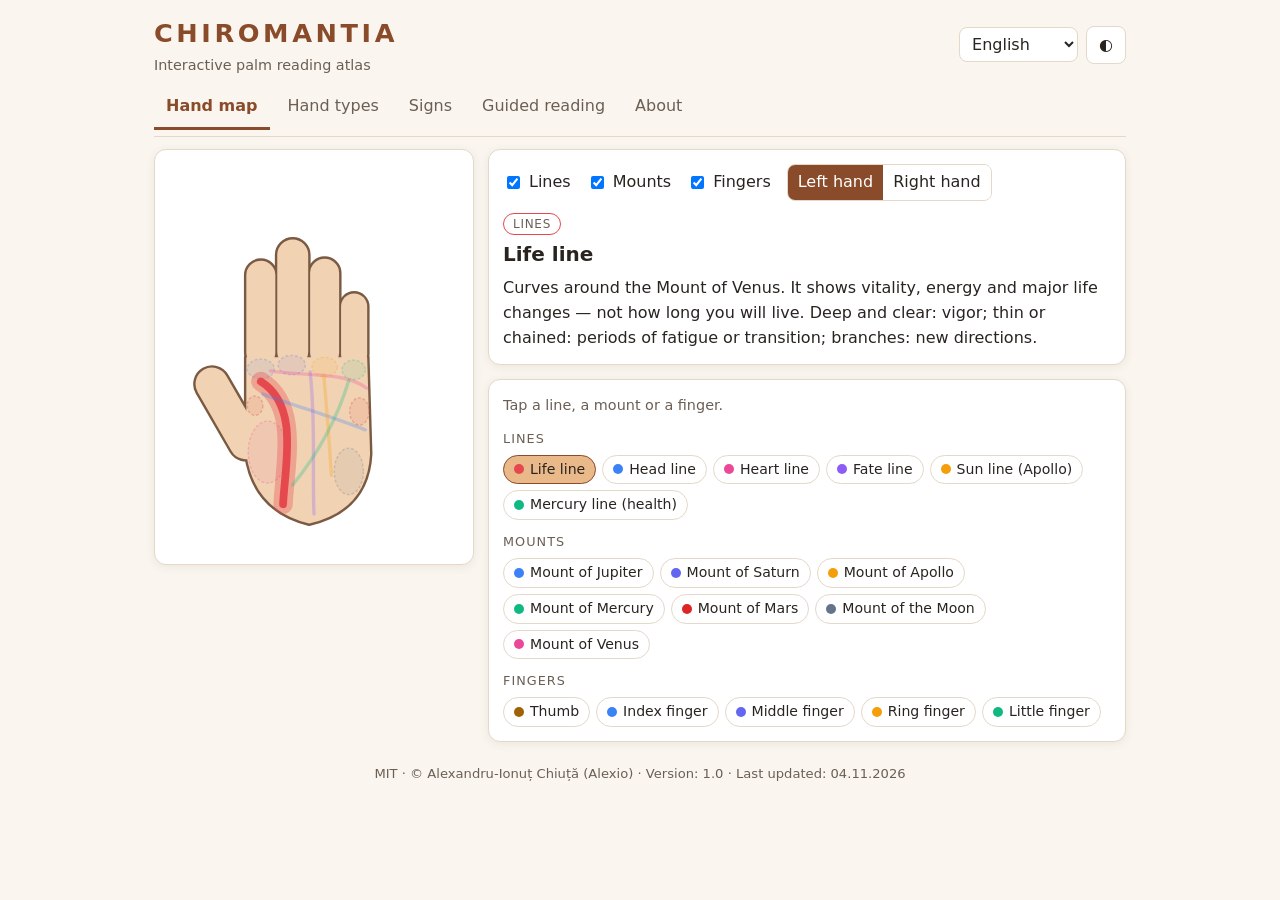
<file: src/original_v1.0.html>
<!DOCTYPE html>
<html lang="ro">
<head>
<meta charset="utf-8">
<meta name="viewport" content="width=device-width, initial-scale=1, viewport-fit=cover">
<title>CHIROMANTIA</title>
<meta name="description" content="CHIROMANTIA — interactive palmistry atlas, offline, 8 languages. MIT.">
<style>
:root{--bg:#faf6ef;--fg:#2a2420;--card:#fff;--muted:#6b5f55;--accent:#8a4b2a;--accent2:#e9b98a;--skin:#f1d3b3;--outline:#7a5a43;--line:#e4d8c8;--shadow:0 2px 10px rgba(60,40,20,.08)}
:root[data-theme=dark]{--bg:#16120f;--fg:#efe6dc;--card:#221c17;--muted:#a89a8c;--accent:#e0a070;--accent2:#7a5236;--skin:#5b4636;--outline:#c9a58a;--line:#3a2f27;--shadow:0 2px 10px rgba(0,0,0,.4)}
*{box-sizing:border-box}
html{-webkit-text-size-adjust:100%}
body{margin:0;background:var(--bg);color:var(--fg);font:16px/1.55 system-ui,-apple-system,"Segoe UI",Roboto,sans-serif;padding:env(safe-area-inset-top) env(safe-area-inset-right) env(safe-area-inset-bottom) env(safe-area-inset-left)}
.wrap{max-width:1000px;margin:0 auto;padding:14px}
header{display:flex;flex-wrap:wrap;gap:10px;align-items:center;justify-content:space-between;margin-bottom:10px}
h1{margin:0;font-size:1.6rem;letter-spacing:.14em;color:var(--accent)}
.sub{margin:0;color:var(--muted);font-size:.9rem}
.ctl{display:flex;gap:8px;align-items:center}
select,button{font:inherit;color:var(--fg)}
select{background:var(--card);border:1px solid var(--line);border-radius:8px;padding:6px 8px}
.btn{background:var(--card);border:1px solid var(--line);border-radius:8px;padding:6px 12px;cursor:pointer}
.btn:hover{border-color:var(--accent)}
.btn.pri{background:var(--accent);color:#fff;border-color:var(--accent)}
:root[data-theme=dark] .btn.pri{color:#1a120c}
nav{display:flex;gap:6px;overflow-x:auto;padding-bottom:6px;margin-bottom:12px;border-bottom:1px solid var(--line)}
nav button{white-space:nowrap;background:none;border:0;padding:8px 12px;border-radius:8px 8px 0 0;cursor:pointer;color:var(--muted);border-bottom:3px solid transparent}
nav button.on{color:var(--accent);border-bottom-color:var(--accent);font-weight:600}
.card{background:var(--card);border:1px solid var(--line);border-radius:12px;padding:14px;box-shadow:var(--shadow)}
.grid{display:grid;gap:14px}
.hand-grid{grid-template-columns:minmax(0,320px) 1fr;align-items:start}
@media(max-width:720px){.hand-grid{grid-template-columns:1fr}}
svg.hand{width:100%;height:auto;max-height:520px;display:block;margin:0 auto}
.fg{cursor:pointer;transition:fill .15s}
.fg:hover,.fg:focus{fill:var(--accent2);outline:none}
.fg.sel{fill:var(--accent2)}
.ln{fill:none;stroke-width:3.5;stroke-linecap:round;transition:stroke-width .15s}
.ln.sel{stroke-width:7}
.hit{fill:none;stroke:transparent;stroke-width:18;cursor:pointer;pointer-events:stroke}
.mt{fill-opacity:.3;stroke-width:1.5;stroke-dasharray:3 2;cursor:pointer;transition:fill-opacity .15s}
.mt:hover,.mt.sel{fill-opacity:.7}
.hide{display:none}
.layers{display:flex;flex-wrap:wrap;gap:10px 16px;margin-bottom:10px}
.layers label{display:flex;gap:6px;align-items:center;cursor:pointer}
.seg{display:inline-flex;border:1px solid var(--line);border-radius:8px;overflow:hidden}
.seg button{border:0;background:var(--card);padding:5px 10px;cursor:pointer}
.seg button.on{background:var(--accent);color:#fff}
:root[data-theme=dark] .seg button.on{color:#1a120c}
.detail h2{margin:.2rem 0 .4rem;font-size:1.25rem}
.detail p{margin:0}
.chip{display:inline-block;font-size:.75rem;text-transform:uppercase;letter-spacing:.06em;color:var(--muted);border:1px solid var(--line);border-radius:99px;padding:1px 9px}
.chips{display:flex;flex-wrap:wrap;gap:6px;margin-top:6px}
.chips button{display:inline-flex;gap:6px;align-items:center;background:var(--card);border:1px solid var(--line);border-radius:99px;padding:3px 10px;cursor:pointer;font-size:.88rem}
.chips button.on{border-color:var(--accent);background:var(--accent2)}
.dot{width:10px;height:10px;border-radius:50%;display:inline-block}
.h3{font-size:.8rem;text-transform:uppercase;letter-spacing:.08em;color:var(--muted);margin:12px 0 2px}
.cards{display:grid;grid-template-columns:repeat(auto-fill,minmax(230px,1fr));gap:12px}
.cards .card{padding:12px}
.cards h3{margin:.2rem 0}
.cards p{margin:0;font-size:.95rem}
.cards .card.match{border:2px solid var(--accent)}
.ico{width:52px;height:52px;color:var(--accent);flex:none}
.ico *{fill:none;stroke:currentColor;stroke-width:3;stroke-linecap:round;stroke-linejoin:round}
.sgn{display:flex;gap:12px;align-items:flex-start}
.form{display:grid;gap:10px;grid-template-columns:repeat(auto-fit,minmax(250px,1fr))}
.form label{display:grid;gap:3px;font-size:.9rem;color:var(--muted)}
.form select{width:100%;color:var(--fg)}
.row{display:flex;flex-wrap:wrap;gap:8px;margin-top:12px}
.reading{white-space:pre-wrap;margin-top:12px;border-left:4px solid var(--accent);padding-left:12px}
.reading h2{margin:0 0 6px}
.reading ul{margin:6px 0;padding-left:20px}
footer{margin:22px 0 8px;color:var(--muted);font-size:.82rem;text-align:center}
a{color:var(--accent)}
.about p{margin:.3rem 0 .8rem}
.pnote{display:none}
svg.hand.has-sel .ln:not(.sel),svg.hand.has-sel .mt:not(.sel){opacity:.28}
.fg.sel{stroke:var(--accent);stroke-width:3.5}
.mt.sel{stroke-dasharray:none;stroke-width:3.5;fill-opacity:.85;filter:drop-shadow(0 0 5px var(--accent))}
.ln.sel{stroke-width:8}
.halo{fill:none;stroke-linecap:round;stroke-width:20;opacity:.35;pointer-events:none;animation:pulse 1.6s ease-in-out infinite}
@keyframes pulse{0%,100%{opacity:.18}50%{opacity:.5}}
@media(prefers-reduced-motion:reduce){.halo{animation:none}}
@media print{
 body{background:#fff;color:#000}
 header,nav,footer,.noprint,.row{display:none!important}
 .card{border:0;box-shadow:none}
 .pnote{display:block;font-size:.8rem;margin-top:20px}
}
</style>
</head>
<body>
<div class="wrap">
 <div id="app"></div>
</div>
<script>
(function(){
"use strict";
var LG=["ro","en","fr","it","es","pt","de","hu"];
var LN=["Română","English","Français","Italiano","Español","Português","Deutsch","Magyar"];

/* ---------- UI strings: [ro,en,fr,it,es,pt,de,hu] ---------- */
var U={
sub:["Atlas interactiv al citirii palmei","Interactive palm reading atlas","Atlas interactif de la lecture des mains","Atlante interattivo della lettura della mano","Atlas interactivo de la quiromancia","Atlas interativo da quiromancia","Interaktiver Atlas der Handlesekunst","Interaktív tenyérjóslás-atlasz"],
tHand:["Harta mâinii","Hand map","Carte de la main","Mappa della mano","Mapa de la mano","Mapa da mão","Handkarte","Kéztérkép"],
tTypes:["Tipuri de mână","Hand types","Types de main","Tipi di mano","Tipos de mano","Tipos de mão","Handtypen","Kéztípusok"],
tSigns:["Semne","Signs","Signes","Segni","Signos","Sinais","Zeichen","Jelek"],
tReader:["Citire ghidată","Guided reading","Lecture guidée","Lettura guidata","Lectura guiada","Leitura guiada","Geführte Deutung","Vezetett olvasás"],
tAbout:["Despre","About","À propos","Informazioni","Acerca de","Sobre","Über","Névjegy"],
lines:["Linii","Lines","Lignes","Linee","Líneas","Linhas","Linien","Vonalak"],
mounts:["Monți","Mounts","Monts","Monti","Montes","Montes","Berge","Dombok"],
fingers:["Degete","Fingers","Doigts","Dita","Dedos","Dedos","Finger","Ujjak"],
rh:["Mâna dreaptă","Right hand","Main droite","Mano destra","Mano derecha","Mão direita","Rechte Hand","Jobb kéz"],
lh:["Mâna stângă","Left hand","Main gauche","Mano sinistra","Mano izquierda","Mão esquerda","Linke Hand","Bal kéz"],
tap:["Atinge o linie, un munte sau un deget.","Tap a line, a mount or a finger.","Touchez une ligne, un mont ou un doigt.","Tocca una linea, un monte o un dito.","Toca una línea, un monte o un dedo.","Toque numa linha, num monte ou num dedo.","Tippe auf eine Linie, einen Berg oder einen Finger.","Érints meg egy vonalat, egy dombot vagy egy ujjat."],
palmShape:["Forma palmei","Palm shape","Forme de la paume","Forma del palmo","Forma de la palma","Forma da palma","Form der Handfläche","A tenyér alakja"],
sq:["Pătrată","Square","Carrée","Quadrata","Cuadrada","Quadrada","Quadratisch","Négyzetes"],
lg:["Lungă","Long","Longue","Lunga","Larga","Longa","Lang","Hosszú"],
fingLen:["Lungimea degetelor","Finger length","Longueur des doigts","Lunghezza delle dita","Longitud de los dedos","Comprimento dos dedos","Fingerlänge","Az ujjak hossza"],
sh:["Scurte","Short","Courts","Corte","Cortos","Curtos","Kurz","Rövid"],
lgF:["Lungi","Long","Longs","Lunghe","Largos","Longos","Lang","Hosszú"],
choose:["— alege —","— choose —","— choisir —","— scegli —","— elegir —","— escolher —","— wählen —","— válassz —"],
gen:["Generează citirea","Generate reading","Générer la lecture","Genera la lettura","Generar lectura","Gerar leitura","Deutung erstellen","Olvasat készítése"],
copy:["Copiază","Copy","Copier","Copia","Copiar","Copiar","Kopieren","Másolás"],
print:["Tipărește","Print","Imprimer","Stampa","Imprimir","Imprimir","Drucken","Nyomtatás"],
copied:["Copiat!","Copied!","Copié !","Copiato!","¡Copiado!","Copiado!","Kopiert!","Másolva!"],
reset:["Resetează","Reset","Réinitialiser","Reimposta","Restablecer","Repor","Zurücksetzen","Visszaállítás"],
readTitle:["Citirea ta","Your reading","Votre lecture","La tua lettura","Tu lectura","A sua leitura","Deine Deutung","Az olvasatod"],
readIntro:["Privește-ți palma și alege ce observi. Rezultatul este un punct de plecare pentru reflecție.","Look at your palm and choose what you notice. The result is a starting point for reflection.","Regardez votre paume et choisissez ce que vous observez. Le résultat est un point de départ pour la réflexion.","Guarda il tuo palmo e scegli ciò che noti. Il risultato è un punto di partenza per riflettere.","Mira tu palma y elige lo que observas. El resultado es un punto de partida para la reflexión.","Olhe para a sua palma e escolha o que observa. O resultado é um ponto de partida para a reflexão.","Betrachte deine Handfläche und wähle, was du bemerkst. Das Ergebnis ist ein Ausgangspunkt zum Nachdenken.","Nézd meg a tenyered, és válaszd ki, amit észreveszel. Az eredmény kiindulópont az elmélkedéshez."],
readNote:["O oglindă pentru reflecție, nu o previziune.","A mirror for reflection, not a prediction.","Un miroir pour la réflexion, non une prédiction.","Uno specchio per riflettere, non una previsione.","Un espejo para la reflexión, no una predicción.","Um espelho para a reflexão, não uma previsão.","Ein Spiegel zur Reflexion, keine Vorhersage.","Tükör az elmélkedéshez, nem jóslat."],
hDisc:["Avertisment","Disclaimer","Avertissement","Avvertenza","Aviso","Aviso","Hinweis","Figyelmeztetés"],
disc:["Chiromanția este o tradiție culturală și un joc de reflecție, nu o știință. Nu poate prezice viitorul și nu înlocuiește sfatul medical, juridic sau financiar. Folosește-o cu curiozitate și spirit critic.","Palmistry is a cultural tradition and a game of reflection, not a science. It cannot predict the future and does not replace medical, legal or financial advice. Use it with curiosity and a critical mind.","La chiromancie est une tradition culturelle et un jeu de réflexion, non une science. Elle ne peut pas prédire l'avenir et ne remplace pas un avis médical, juridique ou financier. Utilisez-la avec curiosité et esprit critique.","La chiromanzia è una tradizione culturale e un gioco di riflessione, non una scienza. Non può predire il futuro e non sostituisce un parere medico, legale o finanziario. Usala con curiosità e spirito critico.","La quiromancia es una tradición cultural y un juego de reflexión, no una ciencia. No puede predecir el futuro ni sustituye el consejo médico, jurídico o financiero. Úsala con curiosidad y espíritu crítico.","A quiromancia é uma tradição cultural e um jogo de reflexão, não uma ciência. Não pode prever o futuro nem substitui aconselhamento médico, jurídico ou financeiro. Use-a com curiosidade e espírito crítico.","Handlesekunst ist eine kulturelle Tradition und ein Spiel der Reflexion, keine Wissenschaft. Sie kann die Zukunft nicht vorhersagen und ersetzt keine medizinische, rechtliche oder finanzielle Beratung. Nutze sie mit Neugier und kritischem Geist.","A kézjóslás kulturális hagyomány és az önreflexió játéka, nem tudomány. Nem képes megjósolni a jövőt, és nem helyettesíti az orvosi, jogi vagy pénzügyi tanácsot. Használd kíváncsisággal és kritikus szemlélettel."],
hHist:["Istorie","History","Histoire","Storia","Historia","História","Geschichte","Történet"],
hist:["Chiromanția (gr. cheir „mână” + manteia „profeție”) are rădăcini în India, China și Grecia antică. În secolul al XIX-lea a fost sistematizată în Europa de autori precum Casimir d'Arpentigny, care a clasificat formele mâinii, și popularizată de Cheiro.","Chiromancy (Greek cheir 'hand' + manteia 'divination') has roots in India, China and ancient Greece. In the 19th century it was systematized in Europe by authors such as Casimir d'Arpentigny, who classified hand shapes, and popularized by Cheiro.","La chiromancie (gr. cheir « main » + manteia « divination ») a des racines en Inde, en Chine et dans la Grèce antique. Au XIXe siècle, elle est systématisée en Europe par des auteurs comme Casimir d'Arpentigny, qui classa les formes de la main, puis popularisée par Cheiro.","La chiromanzia (gr. cheir «mano» + manteia «divinazione») ha radici in India, Cina e Grecia antica. Nell'Ottocento fu sistematizzata in Europa da autori come Casimir d'Arpentigny, che classificò le forme della mano, e resa popolare da Cheiro.","La quiromancia (gr. cheir «mano» + manteia «adivinación») tiene raíces en la India, China y la Grecia antigua. En el siglo XIX fue sistematizada en Europa por autores como Casimir d'Arpentigny, que clasificó las formas de la mano, y popularizada por Cheiro.","A quiromancia (gr. cheir «mão» + manteia «adivinhação») tem raízes na Índia, na China e na Grécia antiga. No século XIX foi sistematizada na Europa por autores como Casimir d'Arpentigny, que classificou as formas da mão, e popularizada por Cheiro.","Die Chiromantie (gr. cheir „Hand“ + manteia „Weissagung“) hat Wurzeln in Indien, China und im antiken Griechenland. Im 19. Jahrhundert wurde sie in Europa von Autoren wie Casimir d'Arpentigny systematisiert, der die Handformen klassifizierte, und von Cheiro populär gemacht.","A kiromancia (gör. cheir „kéz” + manteia „jóslás”) gyökerei Indiába, Kínába és az ókori Görögországba nyúlnak vissza. A 19. században Európában olyan szerzők rendszerezték, mint Casimir d'Arpentigny, aki a kézformákat osztályozta, és Cheiro tette népszerűvé."],
hTips:["Sfaturi","Tips","Conseils","Consigli","Consejos","Dicas","Tipps","Tippek"],
tips:["Privește mâna la lumină bună, relaxată. Tradiția citește mâna dominantă ca „ce ai făcut din tine”, iar cealaltă ca potențial. Privește ansamblul, nu un singur semn.","Look at your hand in good light, relaxed. Tradition reads the dominant hand as 'what you made of yourself' and the other as potential. Read the whole picture, not a single sign.","Observez la main sous une bonne lumière, détendue. La tradition lit la main dominante comme « ce que vous avez fait de vous » et l'autre comme le potentiel. Lisez l'ensemble, pas un seul signe.","Osserva la mano con buona luce, rilassata. La tradizione legge la mano dominante come «ciò che hai fatto di te» e l'altra come potenziale. Leggi l'insieme, non un solo segno.","Observa la mano con buena luz y relajada. La tradición lee la mano dominante como «lo que has hecho de ti» y la otra como potencial. Lee el conjunto, no un solo signo.","Observe a mão com boa luz e relaxada. A tradição lê a mão dominante como «o que fez de si» e a outra como potencial. Leia o conjunto, não um único sinal.","Betrachte die Hand bei gutem Licht und entspannt. Die Tradition liest die dominante Hand als „was du aus dir gemacht hast“, die andere als Potenzial. Deute das Gesamtbild, nicht ein einzelnes Zeichen.","Jó fényben, ellazult kézzel vizsgáld a tenyered. A hagyomány szerint a domináns kéz azt mutatja, mit tettél magadból, a másik a lehetőségeket. A teljes képet nézd, ne egyetlen jelet."],
free:["Fără urmărire, fără conturi, fără conexiune externă — funcționează offline.","No tracking, no accounts, no external connections — works offline.","Sans suivi, sans compte, sans connexion externe — fonctionne hors ligne.","Nessun tracciamento, nessun account, nessuna connessione esterna — funziona offline.","Sin rastreo, sin cuentas, sin conexiones externas — funciona sin conexión.","Sem rastreio, sem contas, sem ligações externas — funciona offline.","Kein Tracking, keine Konten, keine externen Verbindungen — funktioniert offline.","Követés, fiók és külső kapcsolat nélkül — offline működik."],
ver:["Versiune","Version","Version","Versione","Versión","Versão","Version","Verzió"],
upd:["Ultima actualizare","Last updated","Dernière mise à jour","Ultimo aggiornamento","Última actualización","Última atualização","Zuletzt aktualisiert","Utolsó frissítés"],
bmc:["Cumpără-mi o cafea","Buy me a coffee","Offrez-moi un café","Offrimi un caffè","Invítame a un café","Paga-me um café","Spendiere mir einen Kaffee","Hívj meg egy kávéra"]
};

/* ---------- content ---------- */
var P={
jup:["Jupiter","Jupiter","Jupiter","Giove","Júpiter","Júpiter","Jupiter","Jupiter"],
sat:["Saturn","Saturn","Saturne","Saturno","Saturno","Saturno","Saturn","Szaturnusz"],
apo:["Apollo","Apollo","Apollon","Apollo","Apolo","Apolo","Apollo","Apollón"],
mer:["Mercur","Mercury","Mercure","Mercurio","Mercurio","Mercúrio","Merkur","Merkúr"],
mar:["Marte","Mars","Mars","Marte","Marte","Marte","Mars","Mars"],
ven:["Venus","Venus","Vénus","Venere","Venus","Vénus","Venus","Vénusz"]
};
function mn(p){return ["Muntele lui "+p[0],"Mount of "+p[1],(/^[AEIOUÉ]/.test(p[2])?"Mont d'":"Mont de ")+p[2],"Monte di "+p[3],"Monte de "+p[4],"Monte de "+p[5],p[6]+"berg",p[7]+"-domb"];}

var E=[
{id:"life",k:"lines",c:"#e5484d",
n:["Linia vieții","Life line","Ligne de vie","Linea della vita","Línea de la vida","Linha da vida","Lebenslinie","Életvonal"],
d:["Încercuiește Muntele lui Venus. Arată vitalitatea, energia și marile schimbări de viață – nu durata vieții. Adâncă și clară: vigoare; subțire sau în lanț: perioade de oboseală sau transformare; ramificații: direcții noi.",
"Curves around the Mount of Venus. It shows vitality, energy and major life changes — not how long you will live. Deep and clear: vigor; thin or chained: periods of fatigue or transition; branches: new directions.",
"Elle contourne le mont de Vénus. Elle indique la vitalité, l'énergie et les grands changements de vie — pas la durée de la vie. Profonde et nette : vigueur ; fine ou en chaîne : périodes de fatigue ou de transition ; branches : nouvelles directions.",
"Gira attorno al monte di Venere. Indica vitalità, energia e grandi cambiamenti di vita, non la durata della vita. Profonda e nitida: vigore; sottile o a catena: periodi di stanchezza o transizione; ramificazioni: nuove direzioni.",
"Rodea el monte de Venus. Indica vitalidad, energía y grandes cambios de vida, no la duración de la vida. Profunda y nítida: vigor; fina o encadenada: periodos de cansancio o transición; ramas: nuevos rumbos.",
"Contorna o monte de Vénus. Indica vitalidade, energia e grandes mudanças de vida, não a duração da vida. Profunda e nítida: vigor; fina ou em cadeia: períodos de cansaço ou transição; ramificações: novos rumos.",
"Sie umrundet den Venusberg. Sie zeigt Vitalität, Energie und große Lebensveränderungen – nicht die Lebensdauer. Tief und klar: Kraft; dünn oder gekettet: Phasen von Erschöpfung oder Wandel; Verzweigungen: neue Richtungen.",
"A Vénusz-domb körül ível. Az életerőt, energiát és a nagy életváltozásokat mutatja – nem az élet hosszát. Mély és tiszta: erőnlét; vékony vagy láncolt: fáradtság vagy átmenet időszakai; elágazások: új irányok."]},
{id:"head",k:"lines",c:"#3b82f6",
n:["Linia capului","Head line","Ligne de tête","Linea della testa","Línea de la cabeza","Linha da cabeça","Kopflinie","Fejvonal"],
d:["Traversează palma pe orizontală. Arată stilul de gândire, intelectul și concentrarea. Lungă și dreaptă: spirit analitic, practic; coboară spre Lună: imaginație, creativitate; scurtă: gândire directă, concretă; capăt bifurcat: vede mai multe fețe ale unei probleme.",
"Runs across the palm. Shows thinking style, intellect and focus. Long and straight: analytical, practical; sloping toward the Moon: imaginative, creative; short: direct, concrete; forked end: sees several sides of a problem.",
"Elle traverse la paume. Elle indique le style de pensée, l'intellect et la concentration. Longue et droite : analytique, pratique ; descendant vers la Lune : imaginatif, créatif ; courte : direct, concret ; extrémité fourchue : voit plusieurs facettes d'un problème.",
"Attraversa il palmo. Indica stile di pensiero, intelletto e concentrazione. Lunga e dritta: analitico, pratico; inclinata verso la Luna: fantasioso, creativo; corta: diretto, concreto; estremità biforcuta: vede più lati di un problema.",
"Cruza la palma. Indica el estilo de pensamiento, el intelecto y la concentración. Larga y recta: analítico, práctico; inclinada hacia la Luna: imaginativo, creativo; corta: directo, concreto; extremo bifurcado: ve varios lados de un problema.",
"Atravessa a palma. Indica o estilo de pensamento, o intelecto e a concentração. Longa e reta: analítico, prático; inclinada para a Lua: imaginativo, criativo; curta: direto, concreto; extremidade bifurcada: vê vários lados de um problema.",
"Verläuft quer über die Handfläche. Zeigt Denkstil, Intellekt und Konzentration. Lang und gerade: analytisch, praktisch; zum Mond abfallend: fantasievoll, kreativ; kurz: direkt, konkret; gegabeltes Ende: sieht mehrere Seiten eines Problems.",
"Keresztben húzódik a tenyéren. A gondolkodásmódot, az intellektust és a koncentrációt mutatja. Hosszú és egyenes: elemző, gyakorlatias; a Hold felé lejt: képzeletgazdag, kreatív; rövid: közvetlen, konkrét; villás vég: egy probléma több oldalát látja."]},
{id:"heart",k:"lines",c:"#ec4899",
n:["Linia inimii","Heart line","Ligne de cœur","Linea del cuore","Línea del corazón","Linha do coração","Herzlinie","Szívvonal"],
d:["Merge sub degete. Arată viața afectivă, relațiile și felul în care cineva își exprimă sentimentele. Lungă și curbată: deschidere, expresivitate; dreaptă și scurtă: reținere; în lanț sau întreruptă: frământări afective; se termină sub Jupiter: idealism în iubire.",
"Runs just below the fingers. Shows emotional life, relationships and how affection is expressed. Long and curved: open, expressive; straight and short: reserved; chained or broken: emotional turbulence; ending under Jupiter: idealism in love.",
"Elle court sous les doigts. Elle indique la vie affective, les relations et la façon d'exprimer l'affection. Longue et courbe : ouvert, expressif ; droite et courte : réservé ; en chaîne ou interrompue : turbulences émotionnelles ; finissant sous Jupiter : idéalisme en amour.",
"Corre sotto le dita. Indica la vita affettiva, le relazioni e il modo di esprimere l'affetto. Lunga e curva: aperto, espressivo; dritta e corta: riservato; a catena o interrotta: turbolenze emotive; termina sotto Giove: idealismo in amore.",
"Recorre la parte baja de los dedos. Indica la vida afectiva, las relaciones y cómo se expresa el afecto. Larga y curva: abierto, expresivo; recta y corta: reservado; encadenada o interrumpida: turbulencias emocionales; termina bajo Júpiter: idealismo en el amor.",
"Corre sob os dedos. Indica a vida afetiva, as relações e o modo de expressar afeto. Longa e curva: aberto, expressivo; reta e curta: reservado; em cadeia ou interrompida: turbulência emocional; termina sob Júpiter: idealismo no amor.",
"Verläuft unterhalb der Finger. Zeigt das Gefühlsleben, Beziehungen und den Ausdruck von Zuneigung. Lang und gebogen: offen, ausdrucksstark; gerade und kurz: zurückhaltend; gekettet oder unterbrochen: emotionale Turbulenzen; endet unter Jupiter: Idealismus in der Liebe.",
"Az ujjak alatt fut. Az érzelmi életet, a kapcsolatokat és az érzelemkifejezés módját mutatja. Hosszú és ívelt: nyitott, kifejező; egyenes és rövid: visszafogott; láncolt vagy megszakadt: érzelmi viharok; a Jupiter alatt végződik: eszményiség a szerelemben."]},
{id:"fate",k:"lines",c:"#8b5cf6",
n:["Linia destinului","Fate line","Ligne de destinée","Linea del destino","Línea del destino","Linha do destino","Schicksalslinie","Sorsvonal"],
d:["Linie verticală spre degetul mijlociu; nu o are oricine. Arată drumul profesional, sentimentul de direcție și influențele exterioare. Adâncă: direcție clară; absentă: drum flexibil, făurit singur; pornește din linia vieții: independență timpurie; pornește de la Lună: sprijin din partea altora.",
"A vertical line toward the middle finger; not everyone has one. Shows career path, sense of direction and outside influences. Deep: clear direction; absent: a flexible, self-made path; starting at the life line: early self-reliance; starting at the Moon: support from others.",
"Ligne verticale vers le majeur ; tout le monde n'en a pas. Elle indique le parcours professionnel, le sens de la direction et les influences extérieures. Profonde : cap clair ; absente : voie souple, faite soi-même ; partant de la ligne de vie : autonomie précoce ; partant de la Lune : soutien d'autrui.",
"Linea verticale verso il medio; non tutti l'hanno. Indica il percorso professionale, il senso di direzione e le influenze esterne. Profonda: direzione chiara; assente: percorso flessibile, costruito da sé; parte dalla linea della vita: autonomia precoce; parte dalla Luna: sostegno altrui.",
"Línea vertical hacia el dedo medio; no todos la tienen. Indica el camino profesional, el sentido de dirección y las influencias externas. Profunda: rumbo claro; ausente: camino flexible, hecho por uno mismo; nace en la línea de la vida: autonomía temprana; nace en la Luna: apoyo de otros.",
"Linha vertical em direção ao dedo médio; nem todos a têm. Indica o percurso profissional, o sentido de direção e as influências externas. Profunda: rumo claro; ausente: caminho flexível, feito por si; nasce na linha da vida: autonomia precoce; nasce na Lua: apoio de outros.",
"Senkrechte Linie zum Mittelfinger; nicht jeder hat sie. Zeigt den Berufsweg, Richtungssinn und äußere Einflüsse. Tief: klare Richtung; fehlend: flexibler, selbst gebahnter Weg; beginnt an der Lebenslinie: frühe Selbstständigkeit; beginnt am Mond: Unterstützung durch andere.",
"Függőleges vonal a középső ujj felé; nem mindenkinek van. A pályát, az irányérzéket és a külső hatásokat mutatja. Mély: egyértelmű irány; hiányzik: rugalmas, önmagunk építette út; az életvonalból indul: korai önállóság; a Holdból indul: mások támogatása."]},
{id:"sun",k:"lines",c:"#f59e0b",
n:["Linia Soarelui (Apollo)","Sun line (Apollo)","Ligne du Soleil (Apollon)","Linea del Sole (Apollo)","Línea del Sol (Apolo)","Linha do Sol (Apolo)","Sonnenlinie (Apollo)","Nap-vonal (Apollón)"],
d:["Urcă spre inelar; mulți nu o au. Arată creativitatea, recunoașterea și bucuria în ceea ce faci. Clară: talent apreciat; multiplă: talente variate; absența ei nu are o semnificație negativă.",
"Rises toward the ring finger; many people lack it. Shows creativity, recognition and joy in what you do. Clear: appreciated talent; multiple: varied talents; its absence has no negative meaning.",
"Monte vers l'annulaire ; beaucoup n'en ont pas. Elle indique la créativité, la reconnaissance et la joie de ce que l'on fait. Nette : talent apprécié ; multiple : talents variés ; son absence n'a aucun sens négatif.",
"Sale verso l'anulare; molti non l'hanno. Indica creatività, riconoscimento e gioia in ciò che si fa. Nitida: talento apprezzato; multipla: talenti vari; la sua assenza non ha alcun significato negativo.",
"Sube hacia el anular; muchos no la tienen. Indica creatividad, reconocimiento y alegría en lo que se hace. Nítida: talento apreciado; múltiple: talentos variados; su ausencia no tiene ningún significado negativo.",
"Sobe em direção ao anelar; muitos não a têm. Indica criatividade, reconhecimento e alegria no que se faz. Nítida: talento apreciado; múltipla: talentos variados; a sua ausência não tem significado negativo.",
"Steigt zum Ringfinger auf; viele haben sie nicht. Zeigt Kreativität, Anerkennung und Freude an dem, was man tut. Klar: geschätztes Talent; mehrfach: vielfältige Talente; ihr Fehlen hat keine negative Bedeutung.",
"A gyűrűsujj felé emelkedik; sokaknak nincs. A kreativitást, az elismerést és a tevékenység örömét mutatja. Tiszta: elismert tehetség; többszörös: sokféle tehetség; hiányának nincs negatív jelentése."]},
{id:"mer",k:"lines",c:"#10b981",
n:["Linia lui Mercur (sănătate)","Mercury line (health)","Ligne de Mercure (santé)","Linea di Mercurio (salute)","Línea de Mercurio (salud)","Linha de Mercúrio (saúde)","Merkurlinie (Gesundheit)","Merkúr-vonal (egészség)"],
d:["Diagonală spre degetul mic. În tradiție se leagă de comunicare, simț practic și obiceiuri de bunăstare. Nu este un indicator medical: pentru sănătate, consultă un medic.",
"A diagonal toward the little finger. Tradition links it to communication, practical sense and well-being habits. It is not a medical indicator: for health concerns, see a doctor.",
"Diagonale vers l'auriculaire. La tradition la relie à la communication, au sens pratique et aux habitudes de bien-être. Ce n'est pas un indicateur médical : pour la santé, consultez un médecin.",
"Diagonale verso il mignolo. La tradizione la lega a comunicazione, senso pratico e abitudini di benessere. Non è un indicatore medico: per la salute, consulta un medico.",
"Diagonal hacia el meñique. La tradición la vincula con la comunicación, el sentido práctico y los hábitos de bienestar. No es un indicador médico: para la salud, consulta a un médico.",
"Diagonal em direção ao mindinho. A tradição liga-a à comunicação, ao sentido prático e aos hábitos de bem-estar. Não é um indicador médico: para a saúde, consulte um médico.",
"Diagonale zum kleinen Finger. Die Tradition verbindet sie mit Kommunikation, praktischem Sinn und Wohlfühlgewohnheiten. Sie ist kein medizinischer Indikator: bei Gesundheitsfragen zum Arzt gehen.",
"Átló a kisujj felé. A hagyomány a kommunikációval, a gyakorlati érzékkel és a jóléti szokásokkal kapcsolja össze. Nem orvosi mutató: egészségügyi kérdésekben fordulj orvoshoz."]},

{id:"jup",k:"mounts",c:"#3b82f6",n:mn(P.jup),
d:["Sub arătător. Ambiție, autoritate, încredere în sine. Bine dezvoltat: lider, carismatic; plat: modest, rezervat; exagerat: mândrie.",
"Beneath the index finger. Ambition, authority, self-confidence. Well developed: leader, charismatic; flat: modest, reserved; excessive: pride.",
"Sous l'index. Ambition, autorité, confiance en soi. Bien développé : meneur, charismatique ; plat : modeste, réservé ; excessif : orgueil.",
"Sotto l'indice. Ambizione, autorità, fiducia in sé. Ben sviluppato: leader, carismatico; piatto: modesto, riservato; eccessivo: orgoglio.",
"Bajo el índice. Ambición, autoridad, confianza en sí mismo. Bien desarrollado: líder, carismático; plano: modesto, reservado; excesivo: orgullo.",
"Sob o indicador. Ambição, autoridade, autoconfiança. Bem desenvolvido: líder, carismático; plano: modesto, reservado; excessivo: orgulho.",
"Unter dem Zeigefinger. Ehrgeiz, Autorität, Selbstvertrauen. Gut ausgeprägt: Führungsnatur, charismatisch; flach: bescheiden, zurückhaltend; übermäßig: Stolz.",
"A mutatóujj alatt. Ambíció, tekintély, önbizalom. Jól fejlett: vezéralkat, karizmatikus; lapos: szerény, visszafogott; túlzott: gőg."]},
{id:"sat",k:"mounts",c:"#6366f1",n:mn(P.sat),
d:["Sub degetul mijlociu. Responsabilitate, prudență, disciplină, nevoia de singurătate. Dezvoltat: serios, metodic; plat: spontan; exagerat: melancolie.",
"Beneath the middle finger. Responsibility, prudence, discipline, need for solitude. Developed: serious, methodical; flat: spontaneous; excessive: melancholy.",
"Sous le majeur. Responsabilité, prudence, discipline, besoin de solitude. Développé : sérieux, méthodique ; plat : spontané ; excessif : mélancolie.",
"Sotto il medio. Responsabilità, prudenza, disciplina, bisogno di solitudine. Sviluppato: serio, metodico; piatto: spontaneo; eccessivo: malinconia.",
"Bajo el dedo medio. Responsabilidad, prudencia, disciplina, necesidad de soledad. Desarrollado: serio, metódico; plano: espontáneo; excesivo: melancolía.",
"Sob o dedo médio. Responsabilidade, prudência, disciplina, necessidade de solidão. Desenvolvido: sério, metódico; plano: espontâneo; excessivo: melancolia.",
"Unter dem Mittelfinger. Verantwortung, Vorsicht, Disziplin, Bedürfnis nach Einsamkeit. Ausgeprägt: ernst, methodisch; flach: spontan; übermäßig: Schwermut.",
"A középső ujj alatt. Felelősség, óvatosság, fegyelem, a magány igénye. Fejlett: komoly, módszeres; lapos: spontán; túlzott: melankólia."]},
{id:"apo",k:"mounts",c:"#f59e0b",n:mn(P.apo),
d:["Sub inelar. Creativitate, farmec, simțul frumosului, optimism. Dezvoltat: artistic, sociabil; plat: pragmatic; exagerat: nevoia de a fi admirat.",
"Beneath the ring finger. Creativity, charm, sense of beauty, optimism. Developed: artistic, sociable; flat: pragmatic; excessive: need for admiration.",
"Sous l'annulaire. Créativité, charme, sens du beau, optimisme. Développé : artiste, sociable ; plat : pragmatique ; excessif : besoin d'admiration.",
"Sotto l'anulare. Creatività, fascino, senso del bello, ottimismo. Sviluppato: artistico, socievole; piatto: pragmatico; eccessivo: bisogno di ammirazione.",
"Bajo el anular. Creatividad, encanto, sentido de la belleza, optimismo. Desarrollado: artístico, sociable; plano: pragmático; excesivo: necesidad de admiración.",
"Sob o anelar. Criatividade, charme, sentido de beleza, otimismo. Desenvolvido: artístico, sociável; plano: pragmático; excessivo: necessidade de admiração.",
"Unter dem Ringfinger. Kreativität, Charme, Schönheitssinn, Optimismus. Ausgeprägt: künstlerisch, gesellig; flach: pragmatisch; übermäßig: Bedürfnis nach Bewunderung.",
"A gyűrűsujj alatt. Kreativitás, báj, szépérzék, optimizmus. Fejlett: művészi, társaságkedvelő; lapos: pragmatikus; túlzott: csodálatigény."]},
{id:"mmer",k:"mounts",c:"#10b981",n:mn(P.mer),
d:["Sub degetul mic. Comunicare, spirit, simț comercial, adaptabilitate. Dezvoltat: vorbitor abil, versatil; plat: reținut în exprimare; exagerat: volubilitate.",
"Beneath the little finger. Communication, wit, business sense, adaptability. Developed: skilled speaker, versatile; flat: reserved in expression; excessive: talkativeness.",
"Sous l'auriculaire. Communication, esprit, sens des affaires, adaptabilité. Développé : bon orateur, polyvalent ; plat : réservé dans l'expression ; excessif : volubilité.",
"Sotto il mignolo. Comunicazione, arguzia, senso degli affari, adattabilità. Sviluppato: buon oratore, versatile; piatto: riservato nell'espressione; eccessivo: loquacità.",
"Bajo el meñique. Comunicación, ingenio, sentido comercial, adaptabilidad. Desarrollado: buen orador, versátil; plano: reservado al expresarse; excesivo: locuacidad.",
"Sob o mindinho. Comunicação, perspicácia, sentido comercial, adaptabilidade. Desenvolvido: bom orador, versátil; plano: reservado ao expressar-se; excessivo: loquacidade.",
"Unter dem kleinen Finger. Kommunikation, Witz, Geschäftssinn, Anpassungsfähigkeit. Ausgeprägt: guter Redner, vielseitig; flach: zurückhaltend im Ausdruck; übermäßig: Redseligkeit.",
"A kisujj alatt. Kommunikáció, szellemesség, üzleti érzék, alkalmazkodóképesség. Fejlett: jó szónok, sokoldalú; lapos: szófukar; túlzott: bőbeszédűség."]},
{id:"mars",k:"mounts",c:"#dc2626",n:mn(P.mar),
d:["Două zone: Marte interior (între Jupiter și Venus, curaj activ) și Marte exterior (sub Mercur, rezistență și stăpânire de sine), cu Câmpia lui Marte între ele. Dezvoltat: energic, perseverent; exagerat: impulsivitate.",
"Two zones: inner Mars (between Jupiter and Venus, active courage) and outer Mars (below Mercury, resilience and self-control), with the Plain of Mars between them. Developed: energetic, persevering; excessive: impulsiveness.",
"Deux zones : Mars interne (entre Jupiter et Vénus, courage actif) et Mars externe (sous Mercure, résistance et maîtrise de soi), avec la plaine de Mars entre elles. Développé : énergique, persévérant ; excessif : impulsivité.",
"Due zone: Marte interno (tra Giove e Venere, coraggio attivo) e Marte esterno (sotto Mercurio, resilienza e autocontrollo), con la pianura di Marte in mezzo. Sviluppato: energico, perseverante; eccessivo: impulsività.",
"Dos zonas: Marte interno (entre Júpiter y Venus, valor activo) y Marte externo (bajo Mercurio, resistencia y autocontrol), con la llanura de Marte entre ambas. Desarrollado: enérgico, perseverante; excesivo: impulsividad.",
"Duas zonas: Marte interno (entre Júpiter e Vénus, coragem ativa) e Marte externo (sob Mercúrio, resistência e autocontrolo), com a planície de Marte entre elas. Desenvolvido: enérgico, perseverante; excessivo: impulsividade.",
"Zwei Zonen: innerer Mars (zwischen Jupiter und Venus, aktiver Mut) und äußerer Mars (unter Merkur, Widerstandskraft und Selbstbeherrschung), dazwischen die Marsebene. Ausgeprägt: energisch, ausdauernd; übermäßig: Impulsivität.",
"Két terület: belső Mars (Jupiter és Vénusz között, tevékeny bátorság) és külső Mars (a Merkúr alatt, ellenállóképesség és önuralom), köztük a Mars-síkság. Fejlett: energikus, kitartó; túlzott: impulzivitás."]},
{id:"moon",k:"mounts",c:"#64748b",
n:["Muntele Lunii","Mount of the Moon","Mont de la Lune","Monte della Luna","Monte de la Luna","Monte da Lua","Mondberg","Hold-domb"],
d:["Pe marginea palmei, opus degetului mare. Imaginație, intuiție, vise, creativitate. Dezvoltat: visător, inventiv; plat: realist; exagerat: evadare în fantezie.",
"On the palm's edge, opposite the thumb. Imagination, intuition, dreams, creativity. Developed: dreamy, inventive; flat: realistic; excessive: escapism.",
"Au bord de la paume, à l'opposé du pouce. Imagination, intuition, rêves, créativité. Développé : rêveur, inventif ; plat : réaliste ; excessif : fuite dans la fantaisie.",
"Sul bordo del palmo, opposto al pollice. Immaginazione, intuizione, sogni, creatività. Sviluppato: sognatore, inventivo; piatto: realista; eccessivo: fuga nella fantasia.",
"En el borde de la palma, opuesto al pulgar. Imaginación, intuición, sueños, creatividad. Desarrollado: soñador, inventivo; plano: realista; excesivo: evasión en la fantasía.",
"No bordo da palma, oposto ao polegar. Imaginação, intuição, sonhos, criatividade. Desenvolvido: sonhador, inventivo; plano: realista; excessivo: fuga para a fantasia.",
"Am Handrand, gegenüber dem Daumen. Fantasie, Intuition, Träume, Kreativität. Ausgeprägt: verträumt, erfinderisch; flach: realistisch; übermäßig: Realitätsflucht.",
"A tenyér szélén, a hüvelykujjal szemben. Képzelet, intuíció, álmok, kreativitás. Fejlett: álmodozó, találékony; lapos: realista; túlzott: fantáziába menekülés."]},
{id:"ven",k:"mounts",c:"#ec4899",n:mn(P.ven),
d:["La baza degetului mare, înconjurat de linia vieții. Iubire, căldură, vitalitate, generozitate. Dezvoltat: afectuos, plin de energie; plat: rezervat; exagerat: poftă excesivă de plăceri.",
"At the base of the thumb, encircled by the life line. Love, warmth, vitality, generosity. Developed: affectionate, energetic; flat: reserved; excessive: indulgence.",
"À la base du pouce, entouré par la ligne de vie. Amour, chaleur, vitalité, générosité. Développé : affectueux, énergique ; plat : réservé ; excessif : excès de plaisirs.",
"Alla base del pollice, circondato dalla linea della vita. Amore, calore, vitalità, generosità. Sviluppato: affettuoso, energico; piatto: riservato; eccessivo: eccesso di piaceri.",
"En la base del pulgar, rodeado por la línea de la vida. Amor, calidez, vitalidad, generosidad. Desarrollado: afectuoso, enérgico; plano: reservado; excesivo: exceso de placeres.",
"Na base do polegar, rodeado pela linha da vida. Amor, calor, vitalidade, generosidade. Desenvolvido: afetuoso, enérgico; plano: reservado; excessivo: excesso de prazeres.",
"An der Daumenwurzel, von der Lebenslinie umschlossen. Liebe, Wärme, Vitalität, Großzügigkeit. Ausgeprägt: liebevoll, energiegeladen; flach: zurückhaltend; übermäßig: Genusssucht.",
"A hüvelykujj tövénél, az életvonal övezi. Szeretet, melegség, életerő, nagylelkűség. Fejlett: szeretetteljes, energikus; lapos: tartózkodó; túlzott: élvezethajhászás."]},

{id:"thumb",k:"fingers",c:"#a16207",
n:["Degetul mare","Thumb","Pouce","Pollice","Pulgar","Polegar","Daumen","Hüvelykujj"],
d:["Voința, logica și hotărârea. Lung și ferm: voință puternică; scurt: spontaneitate; flexibil (se arcuiește înapoi): adaptabil, generos; rigid: perseverent, uneori încăpățânat.",
"Will, logic and determination. Long and firm: strong will; short: spontaneity; flexible (bends backward): adaptable, generous; stiff: persevering, sometimes stubborn.",
"Volonté, logique et détermination. Long et ferme : forte volonté ; court : spontanéité ; souple (se cambre en arrière) : adaptable, généreux ; raide : persévérant, parfois têtu.",
"Volontà, logica e determinazione. Lungo e fermo: forte volontà; corto: spontaneità; flessibile (si piega indietro): adattabile, generoso; rigido: perseverante, a volte testardo.",
"Voluntad, lógica y determinación. Largo y firme: voluntad fuerte; corto: espontaneidad; flexible (se curva hacia atrás): adaptable, generoso; rígido: perseverante, a veces terco.",
"Vontade, lógica e determinação. Longo e firme: vontade forte; curto: espontaneidade; flexível (dobra para trás): adaptável, generoso; rígido: perseverante, por vezes teimoso.",
"Wille, Logik und Entschlossenheit. Lang und fest: starker Wille; kurz: Spontaneität; beweglich (biegt sich zurück): anpassungsfähig, großzügig; steif: ausdauernd, mitunter stur.",
"Akarat, logika és határozottság. Hosszú és szilárd: erős akarat; rövid: spontaneitás; hajlékony (hátrahajlik): alkalmazkodó, nagylelkű; merev: kitartó, olykor makacs."]},
{id:"idx",k:"fingers",c:"#3b82f6",
n:["Arătătorul","Index finger","Index","Indice","Índice","Indicador","Zeigefinger","Mutatóujj"],
d:["Ambiție și autoritate (Jupiter). Lung: încredere, înclinație spre conducere; scurt: modestie, reținere în fața rolului de lider.",
"Ambition and authority (Jupiter). Long: confidence, leaning toward leadership; short: modesty, reluctance to take the lead.",
"Ambition et autorité (Jupiter). Long : confiance, penchant pour le leadership ; court : modestie, réticence à prendre la tête.",
"Ambizione e autorità (Giove). Lungo: fiducia, tendenza alla guida; corto: modestia, ritrosia a guidare.",
"Ambición y autoridad (Júpiter). Largo: confianza, inclinación al liderazgo; corto: modestia, reticencia a liderar.",
"Ambição e autoridade (Júpiter). Longo: confiança, tendência para liderar; curto: modéstia, relutância em liderar.",
"Ehrgeiz und Autorität (Jupiter). Lang: Selbstvertrauen, Hang zur Führung; kurz: Bescheidenheit, Zurückhaltung beim Führen.",
"Ambíció és tekintély (Jupiter). Hosszú: magabiztosság, vezetésre való hajlam; rövid: szerénység, a vezetéstől való tartózkodás."]},
{id:"mid",k:"fingers",c:"#6366f1",
n:["Degetul mijlociu","Middle finger","Majeur","Medio","Dedo medio","Dedo médio","Mittelfinger","Középső ujj"],
d:["Responsabilitate și prudență (Saturn). De obicei cel mai lung deget. Lung: seriozitate, spirit de ordine; scurt: spontaneitate, aversiune față de rutină.",
"Responsibility and prudence (Saturn). Usually the longest finger. Long: seriousness, sense of order; short: spontaneity, dislike of routine.",
"Responsabilité et prudence (Saturne). Généralement le doigt le plus long. Long : sérieux, sens de l'ordre ; court : spontanéité, aversion pour la routine.",
"Responsabilità e prudenza (Saturno). Di solito il dito più lungo. Lungo: serietà, senso dell'ordine; corto: spontaneità, avversione per la routine.",
"Responsabilidad y prudencia (Saturno). Suele ser el dedo más largo. Largo: seriedad, sentido del orden; corto: espontaneidad, aversión a la rutina.",
"Responsabilidade e prudência (Saturno). Normalmente o dedo mais longo. Longo: seriedade, sentido de ordem; curto: espontaneidade, aversão à rotina.",
"Verantwortung und Vorsicht (Saturn). Meist der längste Finger. Lang: Ernst, Ordnungssinn; kurz: Spontaneität, Abneigung gegen Routine.",
"Felelősség és óvatosság (Szaturnusz). Általában a leghosszabb ujj. Hosszú: komolyság, rendérzék; rövid: spontaneitás, a rutin kerülése."]},
{id:"ring",k:"fingers",c:"#f59e0b",
n:["Inelarul","Ring finger","Annulaire","Anulare","Anular","Anelar","Ringfinger","Gyűrűsujj"],
d:["Creativitate și expresie (Apollo). Lung: gust pentru artă și risc; scurt: pragmatism. Comparat cu arătătorul: mai lung sugerează îndrăzneală, mai scurt prudență.",
"Creativity and expression (Apollo). Long: taste for art and risk; short: pragmatism. Compared with the index finger: longer suggests boldness, shorter suggests caution.",
"Créativité et expression (Apollon). Long : goût de l'art et du risque ; court : pragmatisme. Comparé à l'index : plus long suggère l'audace, plus court la prudence.",
"Creatività ed espressione (Apollo). Lungo: gusto per l'arte e il rischio; corto: pragmatismo. Rispetto all'indice: più lungo suggerisce audacia, più corto prudenza.",
"Creatividad y expresión (Apolo). Largo: gusto por el arte y el riesgo; corto: pragmatismo. Comparado con el índice: más largo sugiere audacia, más corto prudencia.",
"Criatividade e expressão (Apolo). Longo: gosto pela arte e pelo risco; curto: pragmatismo. Comparado com o indicador: mais longo sugere ousadia, mais curto prudência.",
"Kreativität und Ausdruck (Apollo). Lang: Sinn für Kunst und Risiko; kurz: Pragmatismus. Im Vergleich zum Zeigefinger: länger deutet auf Wagemut, kürzer auf Vorsicht.",
"Kreativitás és önkifejezés (Apollón). Hosszú: művészet és kockázat iránti vonzódás; rövid: pragmatizmus. A mutatóujjhoz képest: hosszabb merészséget, rövidebb óvatosságot sugall."]},
{id:"lit",k:"fingers",c:"#10b981",
n:["Degetul mic","Little finger","Auriculaire","Mignolo","Meñique","Mindinho","Kleiner Finger","Kisujj"],
d:["Comunicare și adaptabilitate (Mercur). Lung: expresivitate, abilitate verbală; scurt: reținere în exprimare.",
"Communication and adaptability (Mercury). Long: expressiveness, verbal skill; short: reserve in speech.",
"Communication et adaptabilité (Mercure). Long : expressivité, aisance verbale ; court : retenue dans l'expression.",
"Comunicazione e adattabilità (Mercurio). Lungo: espressività, abilità verbale; corto: riservatezza nell'espressione.",
"Comunicación y adaptabilidad (Mercurio). Largo: expresividad, habilidad verbal; corto: reserva al expresarse.",
"Comunicação e adaptabilidade (Mercúrio). Longo: expressividade, habilidade verbal; curto: reserva ao expressar-se.",
"Kommunikation und Anpassungsfähigkeit (Merkur). Lang: Ausdrucksstärke, Wortgewandtheit; kurz: Zurückhaltung im Ausdruck.",
"Kommunikáció és alkalmazkodóképesség (Merkúr). Hosszú: kifejezőkészség, szóbeli ügyesség; rövid: szófukarság."]}
];
var EI={};E.forEach(function(e){EI[e.id]=e;});

var TY=[
{id:"earth",pal:"sq",fin:"sh",c:"#a16207",
n:["Mâna de Pământ","Earth hand","Main de Terre","Mano di Terra","Mano de Tierra","Mão de Terra","Erdhand","Föld-kéz"],
d:["Palmă pătrată, degete scurte. Practic, de încredere, iubește stabilitatea și munca concretă.",
"Square palm, short fingers. Practical, reliable, values stability and tangible work.",
"Paume carrée, doigts courts. Pratique, fiable, attaché à la stabilité et au travail concret.",
"Palmo quadrato, dita corte. Pratico, affidabile, ama la stabilità e il lavoro concreto.",
"Palma cuadrada, dedos cortos. Práctico, fiable, valora la estabilidad y el trabajo concreto.",
"Palma quadrada, dedos curtos. Prático, fiável, valoriza a estabilidade e o trabalho concreto.",
"Quadratische Handfläche, kurze Finger. Praktisch, zuverlässig, schätzt Stabilität und konkrete Arbeit.",
"Négyzetes tenyér, rövid ujjak. Gyakorlatias, megbízható, a stabilitást és a kézzelfogható munkát szereti."]},
{id:"air",pal:"sq",fin:"lg",c:"#0ea5e9",
n:["Mâna de Aer","Air hand","Main d'Air","Mano d'Aria","Mano de Aire","Mão de Ar","Lufthand","Levegő-kéz"],
d:["Palmă pătrată, degete lungi. Comunicativ, curios, înclinat spre idei și analiză.",
"Square palm, long fingers. Communicative, curious, drawn to ideas and analysis.",
"Paume carrée, doigts longs. Communicatif, curieux, attiré par les idées et l'analyse.",
"Palmo quadrato, dita lunghe. Comunicativo, curioso, attratto da idee e analisi.",
"Palma cuadrada, dedos largos. Comunicativo, curioso, atraído por las ideas y el análisis.",
"Palma quadrada, dedos longos. Comunicativo, curioso, atraído por ideias e análise.",
"Quadratische Handfläche, lange Finger. Kommunikativ, neugierig, von Ideen und Analyse angezogen.",
"Négyzetes tenyér, hosszú ujjak. Kommunikatív, kíváncsi, vonzzák az eszmék és az elemzés."]},
{id:"fire",pal:"lg",fin:"sh",c:"#ef4444",
n:["Mâna de Foc","Fire hand","Main de Feu","Mano di Fuoco","Mano de Fuego","Mão de Fogo","Feuerhand","Tűz-kéz"],
d:["Palmă lungă, degete scurte. Energic, spontan, entuziast, intuitiv.",
"Long palm, short fingers. Energetic, spontaneous, enthusiastic, intuitive.",
"Paume longue, doigts courts. Énergique, spontané, enthousiaste, intuitif.",
"Palmo lungo, dita corte. Energico, spontaneo, entusiasta, intuitivo.",
"Palma larga, dedos cortos. Enérgico, espontáneo, entusiasta, intuitivo.",
"Palma longa, dedos curtos. Enérgico, espontâneo, entusiasta, intuitivo.",
"Lange Handfläche, kurze Finger. Energisch, spontan, begeistert, intuitiv.",
"Hosszú tenyér, rövid ujjak. Energikus, spontán, lelkes, intuitív."]},
{id:"water",pal:"lg",fin:"lg",c:"#3b82f6",
n:["Mâna de Apă","Water hand","Main d'Eau","Mano d'Acqua","Mano de Agua","Mão de Água","Wasserhand","Víz-kéz"],
d:["Palmă lungă, degete lungi. Sensibil, empatic, imaginativ, atent la atmosferă.",
"Long palm, long fingers. Sensitive, empathetic, imaginative, attuned to atmosphere.",
"Paume longue, doigts longs. Sensible, empathique, imaginatif, attentif à l'atmosphère.",
"Palmo lungo, dita lunghe. Sensibile, empatico, fantasioso, attento all'atmosfera.",
"Palma larga, dedos largos. Sensible, empático, imaginativo, atento al ambiente.",
"Palma longa, dedos longos. Sensível, empático, imaginativo, atento ao ambiente.",
"Lange Handfläche, lange Finger. Sensibel, einfühlsam, fantasievoll, aufmerksam für Stimmungen.",
"Hosszú tenyér, hosszú ujjak. Érzékeny, empatikus, képzeletgazdag, fogékony a hangulatokra."]}
];

var SG=[
{id:"star",ic:'<path d="M30 8v44M10 19l40 22M50 19L10 41"/>',
n:["Stea","Star","Étoile","Stella","Estrella","Estrela","Stern","Csillag"],
d:["Marchează un moment intens – de succes sau de șoc – în zona unde apare. Se citește după loc.","Marks an intense moment — of success or shock — in the area where it appears. Read it by location.","Marque un moment intense — de réussite ou de choc — là où elle apparaît. Elle se lit selon son emplacement.","Segna un momento intenso — di successo o di shock — nella zona in cui compare. Si legge in base alla posizione.","Marca un momento intenso —de éxito o de impacto— en la zona donde aparece. Se interpreta según su ubicación.","Marca um momento intenso — de sucesso ou de choque — na zona onde aparece. Lê-se conforme a localização.","Markiert einen intensiven Moment – Erfolg oder Schock – in dem Bereich, in dem es auftritt. Wird nach dem Ort gedeutet.","Intenzív pillanatot jelöl – sikert vagy megrázkódtatást – ott, ahol megjelenik. A helye szerint értelmezendő."]},
{id:"cross",ic:'<path d="M14 14l32 32M46 14L14 46"/>',
n:["Cruce","Cross","Croix","Croce","Cruz","Cruz","Kreuz","Kereszt"],
d:["Un obstacol sau o încercare, o răscruce de decizie. Contează linia sau muntele pe care apare.","An obstacle or test, a crossroads of decision. What matters is the line or mount where it appears.","Un obstacle ou une épreuve, un carrefour de décision. Compte la ligne ou le mont où elle se trouve.","Un ostacolo o una prova, un bivio decisionale. Conta la linea o il monte in cui si trova.","Un obstáculo o prueba, una encrucijada de decisión. Importa la línea o el monte donde aparece.","Um obstáculo ou prova, uma encruzilhada de decisão. Importa a linha ou o monte onde aparece.","Ein Hindernis oder eine Prüfung, eine Weggabelung. Entscheidend ist die Linie oder der Berg, auf dem es liegt.","Akadály vagy próba, döntési keresztút. Az számít, melyik vonalon vagy dombon jelenik meg."]},
{id:"island",ic:'<path d="M4 30h15M41 30h15"/><ellipse cx="30" cy="30" rx="11" ry="7"/>',
n:["Insulă","Island","Île","Isola","Isla","Ilha","Insel","Sziget"],
d:["Un mic oval pe o linie: perioadă de slăbire a energiei sau de încercare, care trece odată cu închiderea liniei.","A small oval on a line: a period of lowered energy or strain that passes where the line resumes.","Un petit ovale sur une ligne : période d'énergie réduite ou d'épreuve, qui passe là où la ligne reprend.","Un piccolo ovale su una linea: periodo di energia ridotta o di prova, che passa dove la linea riprende.","Un pequeño óvalo en una línea: periodo de energía baja o de prueba, que pasa donde la línea continúa.","Um pequeno oval numa linha: período de energia reduzida ou de prova, que passa onde a linha retoma.","Ein kleines Oval auf einer Linie: Phase geringer Energie oder Belastung, die endet, wo die Linie weiterläuft.","Kis ovális egy vonalon: csökkent energiájú vagy megterhelő időszak, amely ott ér véget, ahol a vonal folytatódik."]},
{id:"chain",ic:'<circle cx="13" cy="30" r="8"/><circle cx="30" cy="30" r="8"/><circle cx="47" cy="30" r="8"/>',
n:["Lanț","Chain","Chaîne","Catena","Cadena","Cadeia","Kette","Lánc"],
d:["O linie făcută din inele mici: dispersie a energiei, sensibilitate sau perioade de nesiguranță.","A line made of small links: scattered energy, sensitivity or periods of uncertainty.","Une ligne faite de petits maillons : énergie dispersée, sensibilité ou périodes d'incertitude.","Una linea fatta di piccoli anelli: energia dispersa, sensibilità o periodi di incertezza.","Una línea hecha de pequeños eslabones: energía dispersa, sensibilidad o periodos de incertidumbre.","Uma linha feita de pequenos elos: energia dispersa, sensibilidade ou períodos de incerteza.","Eine Linie aus kleinen Gliedern: zerstreute Energie, Sensibilität oder Phasen der Unsicherheit.","Apró láncszemekből álló vonal: szétszóródó energia, érzékenység vagy bizonytalan időszakok."]},
{id:"triangle",ic:'<path d="M30 10L52 48H8z"/>',
n:["Triunghi","Triangle","Triangle","Triangolo","Triángulo","Triângulo","Dreieck","Háromszög"],
d:["Semn favorabil: talent, ingeniozitate sau aptitudini intelectuale în zona respectivă.","A favorable sign: talent, ingenuity or intellectual aptitude in that area.","Signe favorable : talent, ingéniosité ou aptitudes intellectuelles dans cette zone.","Segno favorevole: talento, ingegno o attitudini intellettuali in quella zona.","Signo favorable: talento, ingenio o aptitudes intelectuales en esa zona.","Sinal favorável: talento, engenho ou aptidões intelectuais nessa zona.","Günstiges Zeichen: Talent, Einfallsreichtum oder intellektuelle Begabung in diesem Bereich.","Kedvező jel: tehetség, találékonyság vagy szellemi képesség az adott területen."]},
{id:"grille",ic:'<path d="M20 10v40M40 10v40M10 20h40M10 40h40"/>',
n:["Grilaj","Grille","Grille","Griglia","Reja","Grelha","Gitter","Rács"],
d:["Linii încrucișate pe un munte: energia zonei este intensificată, dar și dispersată sau frânată.","Crossed lines on a mount: the energy of that area is intensified but also scattered or held back.","Lignes croisées sur un mont : l'énergie de la zone est intensifiée mais aussi dispersée ou freinée.","Linee incrociate su un monte: l'energia della zona è intensificata ma anche dispersa o frenata.","Líneas cruzadas sobre un monte: la energía de esa zona se intensifica, pero también se dispersa o frena.","Linhas cruzadas num monte: a energia da zona é intensificada, mas também dispersa ou travada.","Gekreuzte Linien auf einem Berg: Die Energie des Bereichs ist verstärkt, aber auch zerstreut oder gebremst.","Keresztező vonalak egy dombon: a terület energiája felerősödik, de szét is szóródhat vagy gátolt lehet."]},
{id:"square",ic:'<rect x="12" y="12" width="36" height="36"/>',
n:["Pătrat","Square","Carré","Quadrato","Cuadrado","Quadrado","Quadrat","Négyzet"],
d:["Semn de protecție: întărește sau „repară” o linie întreruptă, adică stabilitate după o perioadă dificilă.","A sign of protection: it reinforces or 'mends' a broken line — stability after a difficult period.","Signe de protection : il renforce ou « répare » une ligne interrompue — stabilité après une période difficile.","Segno di protezione: rinforza o «ripara» una linea interrotta — stabilità dopo un periodo difficile.","Signo de protección: refuerza o «repara» una línea interrumpida — estabilidad tras un periodo difícil.","Sinal de proteção: reforça ou «repara» uma linha interrompida — estabilidade após um período difícil.","Zeichen des Schutzes: Es stärkt oder „repariert“ eine unterbrochene Linie – Stabilität nach einer schwierigen Phase.","A védelem jele: megerősíti vagy „megjavítja” a megszakadt vonalat – stabilitás egy nehéz időszak után."]},
{id:"fork",ic:'<path d="M30 52V30M30 30L14 10M30 30L46 10"/>',
n:["Bifurcație","Fork","Fourche","Biforcazione","Bifurcación","Bifurcação","Gabelung","Elágazás"],
d:["Linia se desparte: două direcții sau două laturi ale aceleiași trăsături; la capătul liniei capului arată versatilitate.","A line splits: two directions or two sides of the same trait; at the end of the head line it suggests versatility.","La ligne se divise : deux directions ou deux facettes d'un même trait ; au bout de la ligne de tête, elle suggère la polyvalence.","La linea si divide: due direzioni o due lati di uno stesso tratto; alla fine della linea della testa suggerisce versatilità.","La línea se divide: dos direcciones o dos caras de un mismo rasgo; al final de la línea de la cabeza sugiere versatilidad.","A linha divide-se: duas direções ou dois lados do mesmo traço; no fim da linha da cabeça sugere versatilidade.","Die Linie teilt sich: zwei Richtungen oder zwei Seiten desselben Zugs; am Ende der Kopflinie deutet sie Vielseitigkeit an.","A vonal kettéválik: két irány vagy ugyanazon vonás két oldala; a fejvonal végén sokoldalúságra utal."]}
];

/* reader options: aspect -> 3 options (each 8 langs) */
var RO={
life:[
["Adâncă și clară — vitalitate și energie constantă","Deep and clear — steady vitality and energy","Profonde et nette — vitalité et énergie constantes","Profonda e nitida — vitalità ed energia costanti","Profunda y nítida — vitalidad y energía constantes","Profunda e nítida — vitalidade e energia constantes","Tief und klar — beständige Vitalität und Energie","Mély és tiszta — állandó életerő és energia"],
["Subțire sau ștearsă — energie mai discretă, preferință pentru ritm calm","Thin or faint — quieter energy, preference for a calm rhythm","Fine ou pâle — énergie plus discrète, goût pour un rythme calme","Sottile o sbiadita — energia più discreta, preferenza per un ritmo calmo","Fina o tenue — energía más discreta, preferencia por un ritmo tranquilo","Fina ou ténue — energia mais discreta, preferência por um ritmo calmo","Dünn oder blass — leisere Energie, Vorliebe für ruhigen Rhythmus","Vékony vagy halvány — csendesebb energia, a nyugodt ritmus kedvelése"],
["În lanț sau întreruptă — perioade de schimbare și adaptare","Chained or broken — periods of change and adaptation","En chaîne ou interrompue — périodes de changement et d'adaptation","A catena o interrotta — periodi di cambiamento e adattamento","Encadenada o interrumpida — periodos de cambio y adaptación","Em cadeia ou interrompida — períodos de mudança e adaptação","Gekettet oder unterbrochen — Phasen von Wandel und Anpassung","Láncolt vagy megszakadt — változás és alkalmazkodás időszakai"]],
head:[
["Lungă și dreaptă — gândire analitică, practică","Long and straight — analytical, practical thinking","Longue et droite — pensée analytique et pratique","Lunga e dritta — pensiero analitico e pratico","Larga y recta — pensamiento analítico y práctico","Longa e reta — pensamento analítico e prático","Lang und gerade — analytisches, praktisches Denken","Hosszú és egyenes — elemző, gyakorlatias gondolkodás"],
["Coboară spre Lună — imaginație și creativitate","Sloping toward the Moon — imagination and creativity","Descendant vers la Lune — imagination et créativité","Inclinata verso la Luna — immaginazione e creatività","Inclinada hacia la Luna — imaginación y creatividad","Inclinada para a Lua — imaginação e criatividade","Zum Mond abfallend — Fantasie und Kreativität","A Hold felé lejt — képzelet és kreativitás"],
["Scurtă — gândire directă, orientată spre concret","Short — direct, concrete-minded thinking","Courte — pensée directe, tournée vers le concret","Corta — pensiero diretto, orientato al concreto","Corta — pensamiento directo, orientado a lo concreto","Curta — pensamento direto, orientado para o concreto","Kurz — direktes, auf Konkretes gerichtetes Denken","Rövid — közvetlen, a konkrétumokra irányuló gondolkodás"]],
heart:[
["Lungă și curbată — afecțiune deschisă, expresivă","Long and curved — open, expressive affection","Longue et courbe — affection ouverte et expressive","Lunga e curva — affetto aperto ed espressivo","Larga y curva — afecto abierto y expresivo","Longa e curva — afeto aberto e expressivo","Lang und gebogen — offene, ausdrucksstarke Zuneigung","Hosszú és ívelt — nyílt, kifejező szeretet"],
["Dreaptă și scurtă — sentimente exprimate cu reținere","Straight and short — feelings expressed with reserve","Droite et courte — sentiments exprimés avec retenue","Dritta e corta — sentimenti espressi con riserbo","Recta y corta — sentimientos expresados con reserva","Reta e curta — sentimentos expressos com reserva","Gerade und kurz — Gefühle werden zurückhaltend gezeigt","Egyenes és rövid — az érzelmeket visszafogottan fejezi ki"],
["În lanț sau întreruptă — emoții intense, perioade de frământare","Chained or broken — intense emotions, periods of turmoil","En chaîne ou interrompue — émotions intenses, périodes de trouble","A catena o interrotta — emozioni intense, periodi di tumulto","Encadenada o interrumpida — emociones intensas, periodos de agitación","Em cadeia ou interrompida — emoções intensas, períodos de agitação","Gekettet oder unterbrochen — intensive Gefühle, bewegte Phasen","Láncolt vagy megszakadt — heves érzelmek, viharos időszakok"]],
fate:[
["Adâncă — direcție profesională clară","Deep — clear professional direction","Profonde — cap professionnel clair","Profonda — direzione professionale chiara","Profunda — rumbo profesional claro","Profunda — rumo profissional claro","Tief — klare berufliche Richtung","Mély — egyértelmű szakmai irány"],
["Absentă — drum flexibil, făurit singur","Absent — a flexible, self-made path","Absente — voie souple, faite soi-même","Assente — percorso flessibile, costruito da sé","Ausente — camino flexible, hecho por uno mismo","Ausente — caminho flexível, feito por si","Fehlend — flexibler, selbst gebahnter Weg","Hiányzik — rugalmas, önmagunk építette út"],
["Pornește din linia vieții — independență timpurie","Starts at the life line — early independence","Part de la ligne de vie — indépendance précoce","Parte dalla linea della vita — indipendenza precoce","Nace en la línea de la vida — independencia temprana","Nasce na linha da vida — independência precoce","Beginnt an der Lebenslinie — frühe Unabhängigkeit","Az életvonalból indul — korai függetlenség"]]
};
var ASP=["life","head","heart","fate"];

/* ---------- state ---------- */
var KEY="chiromantia.v1";
var S={li:0,theme:"",tab:"hand",hand:"l",lay:{lines:1,mounts:1,fingers:1},sel:"life",R:{palm:"",fin:"",life:"",head:"",heart:"",fate:""},done:false};
try{var raw=localStorage.getItem(KEY);if(raw){var o=JSON.parse(raw);
 if(typeof o.li==="number"&&o.li>=0&&o.li<8)S.li=o.li;
 if(o.theme==="dark"||o.theme==="light")S.theme=o.theme;
 if(o.R&&typeof o.R==="object"){for(var k in S.R){if(typeof o.R[k]==="string")S.R[k]=o.R[k];}}
 if(o.hand==="l"||o.hand==="r")S.hand=o.hand;
}else{var nl=(navigator.language||"ro").slice(0,2).toLowerCase();var ix=LG.indexOf(nl);if(ix>=0)S.li=ix;}}catch(e){}
function save(){try{localStorage.setItem(KEY,JSON.stringify({li:S.li,theme:S.theme,R:S.R,hand:S.hand}));}catch(e){}}
function t(k){return U[k][S.li];}
function applyTheme(){var th=S.theme||(window.matchMedia&&matchMedia("(prefers-color-scheme: dark)").matches?"dark":"light");document.documentElement.setAttribute("data-theme",th);document.documentElement.lang=LG[S.li];}

/* ---------- SVG hand ---------- */
function handSVG(){
 var sel=S.sel,L=S.lay;
 var F=[["thumb",'<rect x="-17" y="-52" width="34" height="104" rx="17" transform="translate(62 258) rotate(-30)"/>'],
 ["idx",'<rect x="80" y="100" width="30" height="110" rx="15"/>'],
 ["mid",'<rect x="112" y="78" width="32" height="132" rx="16"/>'],
 ["ring",'<rect x="146" y="98" width="30" height="112" rx="15"/>'],
 ["lit",'<rect x="178" y="134" width="27" height="76" rx="13.5"/>']];
 var palm='<path d="M80 200H205L208 300Q205 358 145 372Q88 358 80 300Z"/>';
 var s='<svg class="hand has-sel" viewBox="0 0 300 400" role="group" aria-label="'+t("tHand")+'"><g'+(S.hand==="r"?' transform="translate(300 0) scale(-1 1)"':'')+'>';
 s+='<g fill="var(--outline)" stroke="var(--outline)" stroke-width="5" stroke-linejoin="round">'+palm+F.map(function(f){return f[1];}).join("")+'</g>';
 s+='<g fill="var(--skin)" stroke="none">'+palm+'</g>';
 s+='<g class="'+(L.fingers?"":"hide")+'" fill="var(--skin)">';
 F.forEach(function(f){var e=EI[f[0]];s+=f[1].replace("<rect",'<rect class="fg'+(sel===f[0]?" sel":"")+'" data-id="'+f[0]+'" tabindex="0" role="button" aria-label="'+e.n[S.li]+'"');});
 s+='</g>';
 var M=[["jup",95,212,14,10],["sat",127,208,14,10],["apo",161,210,13,10],["mmer",191,213,12,10],["mars",197,256,10,14],["mars",89,250,8,10],["moon",186,318,15,24],["ven",102,298,20,32]];
 s+='<g class="'+(L.mounts?"":"hide")+'">';
 M.forEach(function(m){var e=EI[m[0]];s+='<ellipse class="mt'+(sel===m[0]?" sel":"")+'" data-id="'+m[0]+'" cx="'+m[1]+'" cy="'+m[2]+'" rx="'+m[3]+'" ry="'+m[4]+'" fill="'+e.c+'" stroke="'+e.c+'" tabindex="0" role="button" aria-label="'+e.n[S.li]+'"/>';});
 s+='</g>';
 var D={life:"M95 225C135 250 120 310 118 352",head:"M97 238C130 250 170 262 203 275",heart:"M205 232C180 214 140 220 105 214",fate:"M150 362C148 320 152 270 146 215",sun:"M168 322C166 290 163 250 160 218",mer:"M128 332C150 305 172 270 186 224"};
 s+='<g class="'+(L.lines?"":"hide")+'">';
 for(var id in D){var e2=EI[id];if(sel===id)s+='<path class="halo" d="'+D[id]+'" stroke="'+e2.c+'"/>';s+='<path class="ln'+(sel===id?" sel":"")+'" data-id="'+id+'" d="'+D[id]+'" stroke="'+e2.c+'"/><path class="hit" data-id="'+id+'" d="'+D[id]+'" tabindex="0" role="button" aria-label="'+e2.n[S.li]+'"/>';}
 s+='</g></g></svg>';
 return s;
}

/* ---------- views ---------- */
var KL={lines:"lines",mounts:"mounts",fingers:"fingers"};
function vHand(){
 var e=EI[S.sel];
 var h='<div class="grid hand-grid"><div class="card">'+handSVG()+'</div><div><div class="card noprint">';
 h+='<div class="layers">';
 ["lines","mounts","fingers"].forEach(function(k){h+='<label><input type="checkbox" data-act="lay" data-k="'+k+'"'+(S.lay[k]?" checked":"")+'> '+t(k)+'</label>';});
 h+='<span class="seg"><button data-act="hand" data-v="l" class="'+(S.hand==="l"?"on":"")+'">'+t("lh")+'</button><button data-act="hand" data-v="r" class="'+(S.hand==="r"?"on":"")+'">'+t("rh")+'</button></span></div>';
 h+='<div class="detail"><span class="chip" style="border-color:'+e.c+'">'+t(e.k)+'</span><h2>'+e.n[S.li]+'</h2><p>'+e.d[S.li]+'</p></div></div>';
 h+='<div class="card" style="margin-top:14px"><p class="sub" style="margin-bottom:4px">'+t("tap")+'</p>';
 ["lines","mounts","fingers"].forEach(function(k){h+='<div class="h3">'+t(k)+'</div><div class="chips">';E.filter(function(x){return x.k===k;}).forEach(function(x){h+='<button data-act="sel" data-id="'+x.id+'" class="'+(S.sel===x.id?"on":"")+'"><span class="dot" style="background:'+x.c+'"></span>'+x.n[S.li]+'</button>';});h+='</div>';});
 h+='</div></div></div>';
 return h;
}
function curType(){var p=S.R.palm,f=S.R.fin;if(!p||!f)return null;for(var i=0;i<TY.length;i++){if(TY[i].pal===p&&TY[i].fin===f)return TY[i];}return null;}
function vTypes(){
 var ct=curType();
 var h='<div class="cards">';
 TY.forEach(function(y){h+='<div class="card'+(ct&&ct.id===y.id?" match":"")+'" style="border-left:6px solid '+y.c+'"><h3>'+y.n[S.li]+'</h3><p>'+y.d[S.li]+'</p></div>';});
 return h+'</div>';
}
function vSigns(){
 var h='<div class="cards">';
 SG.forEach(function(g){h+='<div class="card sgn"><svg class="ico" viewBox="0 0 60 60" aria-hidden="true">'+g.ic+'</svg><div><h3>'+g.n[S.li]+'</h3><p>'+g.d[S.li]+'</p></div></div>';});
 return h+'</div>';
}
function sel(name,opts,val){
 var s='<select data-act="rd" data-k="'+name+'"><option value="">'+t("choose")+'</option>';
 opts.forEach(function(o,i){s+='<option value="'+i+'"'+(String(val)===String(i)?" selected":"")+'>'+o+'</option>';});
 return s+'</select>';
}
function readingText(){
 var lines=[],ct=curType();
 if(ct)lines.push(ct.n[S.li]+" — "+ct.d[S.li]);
 ASP.forEach(function(a){var v=S.R[a];if(v!==""&&RO[a][+v])lines.push(EI[a].n[S.li]+": "+RO[a][+v][S.li]);});
 return lines;
}
function vReader(){
 var R=S.R;
 var h='<div class="card noprint"><p style="margin-top:0">'+t("readIntro")+'</p><div class="form">';
 h+='<label>'+t("palmShape")+sel("palm",[t("sq"),t("lg")],R.palm==="sq"?0:R.palm==="lg"?1:"")+'</label>';
 h+='<label>'+t("fingLen")+sel("fin",[t("sh"),t("lgF")],R.fin==="sh"?0:R.fin==="lg"?1:"")+'</label>';
 ASP.forEach(function(a){h+='<label>'+EI[a].n[S.li]+sel(a,RO[a].map(function(o){return o[S.li];}),R[a])+'</label>';});
 h+='</div><div class="row"><button class="btn pri" data-act="gen">'+t("gen")+'</button><button class="btn" data-act="reset">'+t("reset")+'</button></div></div>';
 if(S.done){var L=readingText();
  h+='<div class="card" style="margin-top:14px"><div class="reading" id="reading"><h2>'+t("readTitle")+'</h2><ul>'+L.map(function(x){return "<li>"+x+"</li>";}).join("")+'</ul><em>'+t("readNote")+'</em></div>';
  h+='<div class="row noprint"><button class="btn" data-act="copy">'+t("copy")+'</button><button class="btn" data-act="print">'+t("print")+'</button></div></div>';
  h+='<p class="pnote">'+t("disc")+'</p>';}
 return h;
}
function vAbout(){
 return '<div class="card about"><div class="h3">'+t("hDisc")+'</div><p>'+t("disc")+'</p><div class="h3">'+t("hHist")+'</div><p>'+t("hist")+'</p><div class="h3">'+t("hTips")+'</div><p>'+t("tips")+'</p><p>'+t("free")+'</p><p><a href="https://buymeacoffee.com/echo.of.the.strings" target="_blank" rel="noopener noreferrer">'+t("bmc")+'</a></p></div>';
}
function render(){
 applyTheme();
 var tabs=[["hand","tHand"],["types","tTypes"],["signs","tSigns"],["reader","tReader"],["about","tAbout"]];
 var h='<header><div><h1>CHIROMANTIA</h1><p class="sub">'+t("sub")+'</p></div><div class="ctl"><select data-act="lang" aria-label="Language">'+LN.map(function(n,i){return '<option value="'+i+'"'+(i===S.li?" selected":"")+'>'+n+'</option>';}).join("")+'</select><button class="btn" data-act="theme" aria-label="Theme">◐</button></div></header>';
 h+='<nav>'+tabs.map(function(x){return '<button data-act="tab" data-v="'+x[0]+'" class="'+(S.tab===x[0]?"on":"")+'">'+t(x[1])+'</button>';}).join("")+'</nav>';
 h+=S.tab==="hand"?vHand():S.tab==="types"?vTypes():S.tab==="signs"?vSigns():S.tab==="reader"?vReader():vAbout();
 h+='<footer>MIT · © Alexandru-Ionuț Chiuță (Alexio) · '+t("ver")+': 1.0 · '+t("upd")+': 04.11.2026</footer>';
 document.getElementById("app").innerHTML=h;
}

/* ---------- events ---------- */
var app=document.getElementById("app");
function hit(el){while(el&&el!==app){if(el.getAttribute&&el.getAttribute("data-act"))return el;el=el.parentNode;}
 return null;}
function pick(el){while(el&&el!==app){if(el.getAttribute&&el.getAttribute("data-id")&&(el.classList.contains("fg")||el.classList.contains("mt")||el.classList.contains("hit")||el.classList.contains("ln")))return el.getAttribute("data-id");el=el.parentNode;}return null;}
app.addEventListener("click",function(ev){
 var id=pick(ev.target);if(id){S.sel=id;render();return;}
 var el=hit(ev.target);if(!el)return;var a=el.getAttribute("data-act");
 if(a==="tab"){S.tab=el.getAttribute("data-v");render();}
 else if(a==="sel"){S.sel=el.getAttribute("data-id");render();}
 else if(a==="hand"){S.hand=el.getAttribute("data-v");save();render();}
 else if(a==="theme"){var cur=document.documentElement.getAttribute("data-theme");S.theme=cur==="dark"?"light":"dark";save();render();}
 else if(a==="gen"){S.done=true;render();var r=document.getElementById("reading");if(r&&r.scrollIntoView)r.scrollIntoView({behavior:"smooth",block:"start"});}
 else if(a==="reset"){S.R={palm:"",fin:"",life:"",head:"",heart:"",fate:""};S.done=false;save();render();}
 else if(a==="print"){window.print();}
 else if(a==="copy"){
  var txt=t("readTitle")+"\n"+readingText().map(function(x){return "• "+x;}).join("\n")+"\n"+t("readNote");
  var ok=function(){el.textContent=t("copied");setTimeout(function(){el.textContent=t("copy");},1500);};
  if(navigator.clipboard&&navigator.clipboard.writeText){navigator.clipboard.writeText(txt).then(ok,function(){fb();});}else{fb();}
  function fb(){var ta=document.createElement("textarea");ta.value=txt;ta.style.position="fixed";ta.style.opacity="0";document.body.appendChild(ta);ta.select();try{document.execCommand("copy");ok();}catch(e){}document.body.removeChild(ta);}
 }
});
app.addEventListener("change",function(ev){
 var el=ev.target,a=el.getAttribute("data-act");if(!a)return;
 if(a==="lang"){S.li=+el.value;save();render();}
 else if(a==="lay"){S.lay[el.getAttribute("data-k")]=el.checked?1:0;render();}
 else if(a==="rd"){var k=el.getAttribute("data-k"),v=el.value;
  if(k==="palm")S.R.palm=v===""?"":(v==="0"?"sq":"lg");
  else if(k==="fin")S.R.fin=v===""?"":(v==="0"?"sh":"lg");
  else S.R[k]=v;
  S.done=false;save();render();}
});
app.addEventListener("keydown",function(ev){
 if(ev.key!=="Enter"&&ev.key!==" ")return;var id=pick(ev.target);
 if(id){ev.preventDefault();S.sel=id;render();var n=app.querySelector('[data-id="'+id+'"][tabindex]');if(n)n.focus();}
});
render();
})();
</script>
</body>
</html>
</file>
